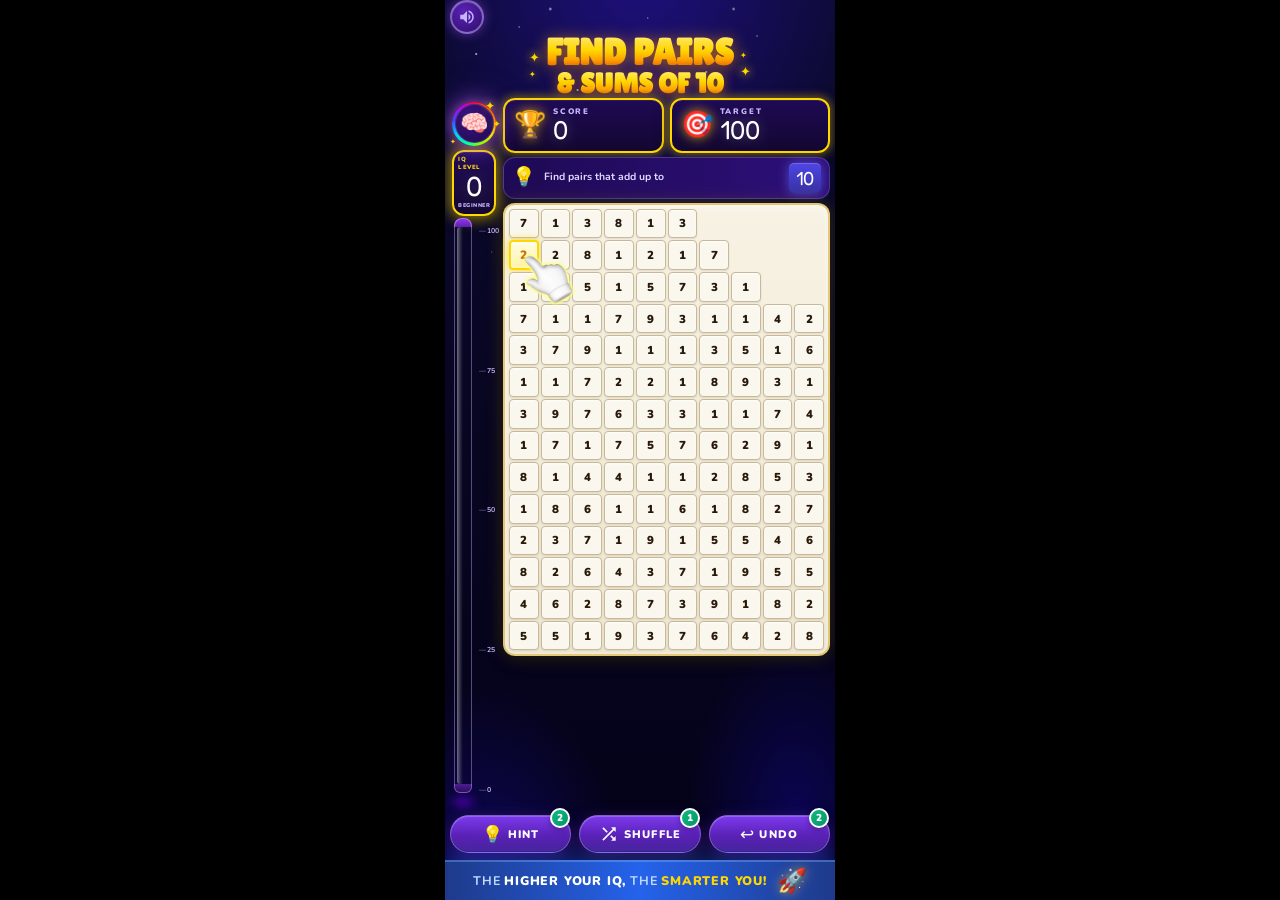
<file: index.html>
<!DOCTYPE html>
<html>
<head>
  <meta http-equiv="refresh" content="0; url=src/index.html" />
  <title>Redirecting...</title>
  <script>
    window.location.href = "src/index.html";
  </script>
</head>
<body>
  <p>Redirecting to <a href="src/index.html">src/index.html</a>...</p>
</body>
</html>
</file>
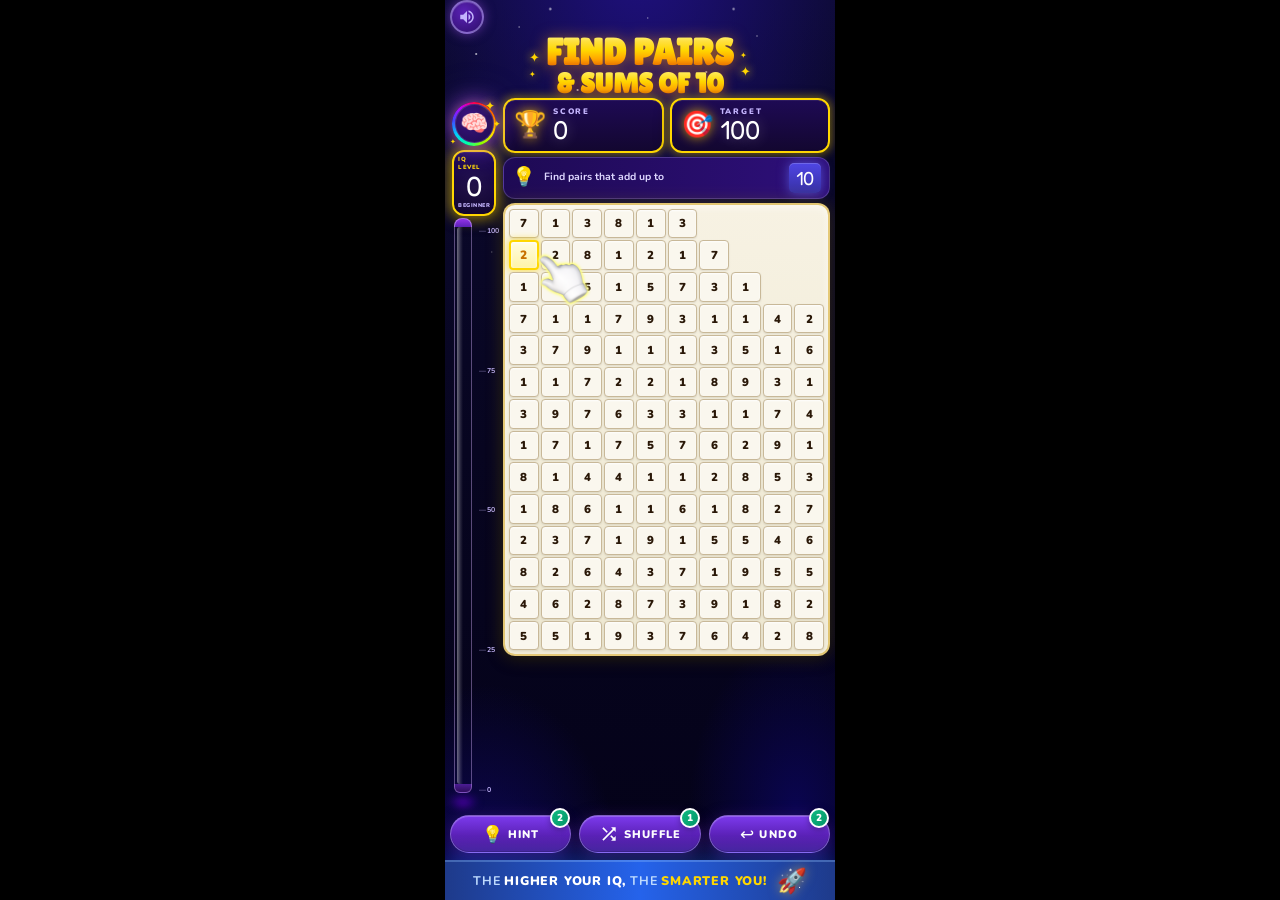
<file: src/index.html>
<!DOCTYPE html>
<html lang="en">
<head>
  <meta charset="UTF-8" />
  <meta name="viewport" content="width=device-width, initial-scale=1.0, user-scalable=no" />
  <meta name="description" content="Find Pairs & Sums of 10 — Train your brain with Vertical IQ Pillar." />
  <title>Find Pairs &amp; Sums of 10 — Vertical IQ Pillar</title>
  <link rel="preconnect" href="https://fonts.googleapis.com" />
  <link rel="preconnect" href="https://fonts.gstatic.com" crossorigin />
  <link href="https://fonts.googleapis.com/css2?family=Lilita+One&family=Fredoka+One&family=Nunito:wght@700;800;900&display=swap" rel="stylesheet" />
  <link rel="stylesheet" href="styles.css" />
</head>
<body>

  <div class="game-wrapper">

    <!-- ════════════════════════════════════════
         HEADER
    ════════════════════════════════════════ -->
    <header class="header">

      <!-- Top Bar: Option label + Sound button -->
      <div class="top-bar">
        <div class="option-label">
          <span class="option-num">OPTION 1</span>
          <span class="option-name">VERTICAL IQ PILLAR</span>
        </div>
        <button class="sound-btn" aria-label="Toggle sound">
          <svg viewBox="0 0 24 24" fill="currentColor" width="18" height="18" aria-hidden="true">
            <path d="M3 9v6h4l5 5V4L7 9H3zm13.5 3c0-1.77-1.02-3.29-2.5-4.03v8.05c1.48-.73 2.5-2.25 2.5-4.02zM14 3.23v2.06c2.89.86 5 3.54 5 6.71s-2.11 5.85-5 6.71v2.06c4.01-.91 7-4.49 7-8.77s-2.99-7.86-7-8.77z"/>
          </svg>
        </button>
      </div>

      <!-- Main Title with star decorations -->
      <div class="title-area">
        <div class="title-stars title-stars--left">
          <span class="star star--lg" aria-hidden="true">✦</span>
          <span class="star star--sm" aria-hidden="true">✦</span>
        </div>
        <h1 class="main-title">
          <span class="title-line1">FIND PAIRS</span>
          <span class="title-line2">&amp; SUMS OF 10</span>
        </h1>
        <div class="title-stars title-stars--right">
          <span class="star star--sm" aria-hidden="true">✦</span>
          <span class="star star--lg" aria-hidden="true">✦</span>
        </div>
      </div>

      <!-- Mission Target Banner -->
      <div class="mission-banner" role="status" aria-label="Mission target: 100">
        <span class="mission-text">MISSION TARGET: 100</span>
      </div>

    </header>

    <!-- ════════════════════════════════════════
         MAIN CONTENT (Left Panel + Right Panel)
    ════════════════════════════════════════ -->
    <main class="main-content">

      <!-- ──────────────────────────────
           LEFT PANEL
           Brain Icon → IQ Card → Rainbow Progress Tube + Scale
      ────────────────────────────── -->
      <aside class="left-panel" aria-label="Player IQ stats">

        <!-- Brain Icon -->
        <figure class="brain-wrap" role="img" aria-label="Brain icon">
          <div class="brain-ring">
            <div class="brain-inner">
              <span class="brain-emoji" aria-hidden="true">🧠</span>
            </div>
          </div>
          <span class="sparkle sp-a" aria-hidden="true">✦</span>
          <span class="sparkle sp-b" aria-hidden="true">✦</span>
          <span class="sparkle sp-c" aria-hidden="true">✦</span>
        </figure>

        <!-- IQ Card -->
        <div class="iq-card">
          <span class="iq-label">IQ LEVEL</span>
          <span class="iq-number">61</span>
          <span class="iq-tier">THINKER</span>
        </div>

        <!-- Vertical IQ Pillar (Rainbow Progress Tube) + Scale Labels -->
        <div class="pillar-section">

          <!-- Rainbow Progress Tube -->
          <div class="tube-wrap">
            <div class="tube-cap-top"></div>
            <div class="tube-body">
              <div class="tube-rainbow-fill"></div>
              <div class="tube-glare"></div>
            </div>
            <div class="tube-cap-bottom"></div>
            <div class="tube-glow-base"></div>
          </div>

          <!-- Scale Labels -->
          <ol class="scale-labels" aria-label="IQ scale" reversed>
            <li class="scale-mark" data-value="100"><span class="tick">—</span>100</li>
            <li class="scale-mark" data-value="75"><span class="tick">—</span>75</li>
            <li class="scale-mark" data-value="50"><span class="tick">—</span>50</li>
            <li class="scale-mark" data-value="25"><span class="tick">—</span>25</li>
            <li class="scale-mark" data-value="0"><span class="tick">—</span>0</li>
          </ol>

        </div>
      </aside>

      <!-- ──────────────────────────────
           RIGHT PANEL
           Score + Target → Hint Banner → Board
      ────────────────────────────── -->
      <section class="right-panel">

        <!-- Score Card + Target Card -->
        <div class="stats-row">
          <article class="stat-card" id="score-card" aria-label="Score: 30">
            <span class="stat-icon" aria-hidden="true">🏆</span>
            <div class="stat-body">
              <span class="stat-label">SCORE</span>
              <span class="stat-value" id="score-value">30</span>
            </div>
          </article>
          <article class="stat-card" id="target-card" aria-label="Target: 100">
            <span class="stat-icon" aria-hidden="true">🎯</span>
            <div class="stat-body">
              <span class="stat-label">TARGET</span>
              <span class="stat-value" id="target-value">100</span>
            </div>
          </article>
        </div>

        <!-- Hint Banner -->
        <div class="hint-banner" role="note">
          <span class="hint-bulb" aria-hidden="true">💡</span>
          <span class="hint-text">Find pairs that add up to</span>
          <span class="hint-num" aria-label="10">10</span>
        </div>

        <!-- Board Container: 10×10 Placeholder Grid -->
        <div class="board-container" role="grid" aria-label="Number board, 10 by 10">

          <!-- Row 1 — 6 active cells + 4 ghost (staircase top) -->
          <div class="cell highlighted" role="gridcell" aria-label="7, selected">7</div>
          <div class="cell" role="gridcell">1</div>
          <div class="cell" role="gridcell">3</div>
          <div class="cell" role="gridcell">8</div>
          <div class="cell" role="gridcell">1</div>
          <div class="cell" role="gridcell">3</div>
          <div class="cell ghost" role="gridcell" aria-hidden="true"></div>
          <div class="cell ghost" role="gridcell" aria-hidden="true"></div>
          <div class="cell ghost" role="gridcell" aria-hidden="true"></div>
          <div class="cell ghost" role="gridcell" aria-hidden="true"></div>

          <!-- Row 2 — 7 active cells + 3 ghost -->
          <div class="cell" role="gridcell">2</div>
          <div class="cell" role="gridcell">2</div>
          <div class="cell" role="gridcell">8</div>
          <div class="cell" role="gridcell">1</div>
          <div class="cell" role="gridcell">2</div>
          <div class="cell" role="gridcell">1</div>
          <div class="cell" role="gridcell">7</div>
          <div class="cell ghost" role="gridcell" aria-hidden="true"></div>
          <div class="cell ghost" role="gridcell" aria-hidden="true"></div>
          <div class="cell ghost" role="gridcell" aria-hidden="true"></div>

          <!-- Row 3 — 8 active cells + 2 ghost -->
          <div class="cell" role="gridcell">1</div>
          <div class="cell" role="gridcell">3</div>
          <div class="cell" role="gridcell">5</div>
          <div class="cell" role="gridcell">1</div>
          <div class="cell" role="gridcell">5</div>
          <div class="cell" role="gridcell">7</div>
          <div class="cell" role="gridcell">3</div>
          <div class="cell" role="gridcell">1</div>
          <div class="cell ghost" role="gridcell" aria-hidden="true"></div>
          <div class="cell ghost" role="gridcell" aria-hidden="true"></div>

          <!-- Row 4 — full 10 cells -->
          <div class="cell" role="gridcell">7</div>
          <div class="cell" role="gridcell">1</div>
          <div class="cell" role="gridcell">1</div>
          <div class="cell" role="gridcell">7</div>
          <div class="cell" role="gridcell">9</div>
          <div class="cell" role="gridcell">3</div>
          <div class="cell" role="gridcell">1</div>
          <div class="cell" role="gridcell">1</div>
          <div class="cell" role="gridcell">4</div>
          <div class="cell" role="gridcell">2</div>

          <!-- Row 5 -->
          <div class="cell" role="gridcell">3</div>
          <div class="cell" role="gridcell">7</div>
          <div class="cell" role="gridcell">9</div>
          <div class="cell" role="gridcell">1</div>
          <div class="cell" role="gridcell">1</div>
          <div class="cell" role="gridcell">1</div>
          <div class="cell" role="gridcell">3</div>
          <div class="cell" role="gridcell">5</div>
          <div class="cell" role="gridcell">1</div>
          <div class="cell" role="gridcell">6</div>

          <!-- Row 6 -->
          <div class="cell" role="gridcell">1</div>
          <div class="cell" role="gridcell">1</div>
          <div class="cell" role="gridcell">7</div>
          <div class="cell" role="gridcell">2</div>
          <div class="cell" role="gridcell">2</div>
          <div class="cell" role="gridcell">1</div>
          <div class="cell" role="gridcell">8</div>
          <div class="cell" role="gridcell">9</div>
          <div class="cell" role="gridcell">3</div>
          <div class="cell" role="gridcell">1</div>

          <!-- Row 7 -->
          <div class="cell" role="gridcell">3</div>
          <div class="cell" role="gridcell">9</div>
          <div class="cell" role="gridcell">7</div>
          <div class="cell" role="gridcell">6</div>
          <div class="cell" role="gridcell">3</div>
          <div class="cell" role="gridcell">3</div>
          <div class="cell" role="gridcell">1</div>
          <div class="cell" role="gridcell">1</div>
          <div class="cell" role="gridcell">7</div>
          <div class="cell" role="gridcell">4</div>

          <!-- Row 8 -->
          <div class="cell" role="gridcell">1</div>
          <div class="cell" role="gridcell">7</div>
          <div class="cell" role="gridcell">1</div>
          <div class="cell" role="gridcell">7</div>
          <div class="cell" role="gridcell">5</div>
          <div class="cell" role="gridcell">7</div>
          <div class="cell" role="gridcell">6</div>
          <div class="cell" role="gridcell">2</div>
          <div class="cell" role="gridcell">9</div>
          <div class="cell" role="gridcell">1</div>

          <!-- Row 9 -->
          <div class="cell" role="gridcell">8</div>
          <div class="cell" role="gridcell">1</div>
          <div class="cell" role="gridcell">4</div>
          <div class="cell" role="gridcell">4</div>
          <div class="cell" role="gridcell">1</div>
          <div class="cell" role="gridcell">1</div>
          <div class="cell" role="gridcell">2</div>
          <div class="cell" role="gridcell">8</div>
          <div class="cell" role="gridcell">5</div>
          <div class="cell" role="gridcell">3</div>

          <!-- Row 10 -->
          <div class="cell" role="gridcell">1</div>
          <div class="cell" role="gridcell">8</div>
          <div class="cell" role="gridcell">6</div>
          <div class="cell" role="gridcell">1</div>
          <div class="cell" role="gridcell">1</div>
          <div class="cell" role="gridcell">6</div>
          <div class="cell" role="gridcell">1</div>
          <div class="cell" role="gridcell">8</div>
          <div class="cell" role="gridcell">2</div>
          <div class="cell" role="gridcell">7</div>

          <!-- Row 11 -->
          <div class="cell" role="gridcell">2</div>
          <div class="cell" role="gridcell">3</div>
          <div class="cell" role="gridcell">7</div>
          <div class="cell" role="gridcell">1</div>
          <div class="cell" role="gridcell">9</div>
          <div class="cell" role="gridcell">1</div>
          <div class="cell" role="gridcell">5</div>
          <div class="cell" role="gridcell">5</div>
          <div class="cell" role="gridcell">4</div>
          <div class="cell" role="gridcell">6</div>

          <!-- Row 12 -->
          <div class="cell" role="gridcell">8</div>
          <div class="cell" role="gridcell">2</div>
          <div class="cell" role="gridcell">6</div>
          <div class="cell" role="gridcell">4</div>
          <div class="cell" role="gridcell">3</div>
          <div class="cell" role="gridcell">7</div>
          <div class="cell" role="gridcell">1</div>
          <div class="cell" role="gridcell">9</div>
          <div class="cell" role="gridcell">5</div>
          <div class="cell" role="gridcell">5</div>

          <!-- Row 13 -->
          <div class="cell" role="gridcell">4</div>
          <div class="cell" role="gridcell">6</div>
          <div class="cell" role="gridcell">2</div>
          <div class="cell" role="gridcell">8</div>
          <div class="cell" role="gridcell">7</div>
          <div class="cell" role="gridcell">3</div>
          <div class="cell" role="gridcell">9</div>
          <div class="cell" role="gridcell">1</div>
          <div class="cell" role="gridcell">8</div>
          <div class="cell" role="gridcell">2</div>

          <!-- Row 14 -->
          <div class="cell" role="gridcell">5</div>
          <div class="cell" role="gridcell">5</div>
          <div class="cell" role="gridcell">1</div>
          <div class="cell" role="gridcell">9</div>
          <div class="cell" role="gridcell">3</div>
          <div class="cell" role="gridcell">7</div>
          <div class="cell" role="gridcell">6</div>
          <div class="cell" role="gridcell">4</div>
          <div class="cell" role="gridcell">2</div>
          <div class="cell" role="gridcell">8</div>

        </div>
      </section>

    </main>

    <!-- ════════════════════════════════════════
         BOTTOM BUTTONS
    ════════════════════════════════════════ -->
    <nav class="bottom-buttons" aria-label="Game actions">
      <button class="action-btn" id="hint-btn" aria-label="Hint, 2 remaining">
        <span class="btn-badge" aria-hidden="true">2</span>
        <span class="btn-icon" aria-hidden="true">💡</span>
        <span class="btn-label">HINT</span>
      </button>
      <button class="action-btn" id="shuffle-btn" aria-label="Shuffle, 1 remaining">
        <span class="btn-badge" aria-hidden="true">1</span>
        <span class="btn-icon shuffle-icon" aria-hidden="true">
          <svg viewBox="0 0 24 24" fill="currentColor" width="20" height="20">
            <path d="M10.59 9.17L5.41 4 4 5.41l5.17 5.17 1.42-1.41zM14.5 4l2.04 2.04L4 18.59 5.41 20 17.96 7.46 20 9.5V4h-5.5zm.33 9.41l-1.41 1.41 3.13 3.13L14.5 20H20v-5.5l-2.04 2.04-3.13-3.13z"/>
          </svg>
        </span>
        <span class="btn-label">SHUFFLE</span>
      </button>
      <button class="action-btn" id="undo-btn" aria-label="Undo, 2 remaining">
        <span class="btn-badge" aria-hidden="true">2</span>
        <span class="btn-icon" aria-hidden="true">↩</span>
        <span class="btn-label">UNDO</span>
      </button>
    </nav>

    <!-- ════════════════════════════════════════
         FOOTER CTA
    ════════════════════════════════════════ -->
    <footer class="footer-cta">
      <p class="footer-text">
        THE <strong class="footer-strong">HIGHER YOUR IQ,</strong>
        THE <strong class="footer-gold">SMARTER YOU!</strong>
      </p>
      <span class="footer-rocket" role="img" aria-label="Rocket">🚀</span>
    </footer>

  </div>

  <script src="script.js?v=1"></script>
</body>
</html>
</file>
<file: src/styles.css>
/* ============================================================
   GOOGLE FONTS IMPORT
   Lilita One  — main display title
   Fredoka One — large numbers & card values
   Nunito      — UI labels, hints, buttons (700/800/900)
   ============================================================ */
@import url('https://fonts.googleapis.com/css2?family=Lilita+One&family=Fredoka+One&family=Nunito:wght@700;800;900&display=swap');


/* ============================================================
   CSS CUSTOM PROPERTIES — DESIGN TOKENS
   ============================================================ */
:root {
  /* ── Layout ── */
  --game-w: 390px;
  --left-panel-w: 48px;
  /* Slim panel → right panel = 390-10-5-48 = 327px → board 327×327px */
  --h-pad: 5px;
  --panel-gap: 5px;

  /* ── Background palette ── */
  --bg-deepest: #04021a;
  --bg-deep: #08052b;
  --bg-mid: #0d0a35;
  --bg-hero: #160d58;

  /* ── Purple scale ── */
  --p-900: #140440;
  --p-800: #1e0854;
  --p-700: #2e0f7a;
  --p-600: #4c1d95;
  --p-500: #6d28d9;
  --p-400: #7c3aed;
  --p-300: #a855f7;
  --p-200: #c4b5fd;
  --p-100: #ede9fe;

  /* ── Gold scale ── */
  --gold-hi: #fff5a0;
  --gold-mid: #ffd700;
  --gold-warm: #ffa500;
  --gold-low: #e07000;
  --gold-dark: #c87000;

  /* ── Semantic UI ── */
  --cream-board: #f5f0e2;
  --cream-cell: #faf7ee;
  --cell-border: #c8b898;
  --cell-text: #2a1808;
  --blue-deep: #1e3a8a;
  --blue-mid: #2563eb;
  --blue-bright: #3b82f6;
  --green-badge: #10b981;
  --green-dark: #059669;
  --indigo-mid: #4338ca;
  --indigo-dark: #3730a3;

  /* ── Typography ── */
  --ff-title: 'Lilita One', cursive;
  --ff-display: 'Fredoka One', cursive;
  --ff-body: 'Nunito', sans-serif;

  /* ── Radii ── */
  --r-pill: 999px;
  --r-lg: 16px;
  --r-md: 12px;
  --r-sm: 8px;
  --r-xs: 5px;

  /* ── Glows & Shadows ── */
  --glow-gold: 0 0 14px 3px rgba(255, 215, 0, 0.55);
  --glow-gold-sm: 0 0 8px 2px rgba(255, 215, 0, 0.40);
  --glow-purple: 0 0 16px 4px rgba(109, 40, 217, 0.50);
  --glow-blue: 0 0 12px 3px rgba(37, 99, 235, 0.50);
  --shadow-deep: 0 6px 24px rgba(0, 0, 0, 0.55);
  --shadow-card: 0 4px 16px rgba(0, 0, 0, 0.45);
}


/* ============================================================
   RESET & BASE
   ============================================================ */
*,
*::before,
*::after {
  box-sizing: border-box;
  margin: 0;
  padding: 0;
}

html,
body {
  height: 100%;
  font-family: var(--ff-body);
  -webkit-font-smoothing: antialiased;
}

body {
  display: flex;
  justify-content: center;
  align-items: flex-start;
  background: #000;
  overflow-x: hidden;
}

button {
  cursor: pointer;
  border: none;
  outline: none;
  background: none;
  -webkit-tap-highlight-color: transparent;
}

ol,
ul {
  list-style: none;
}

figure {
  display: block;
}


/* ============================================================
   GAME WRAPPER
   ============================================================ */
.game-wrapper {
  position: relative;
  width: var(--game-w);
  min-height: 100dvh;
  display: flex;
  flex-direction: column;
  overflow: hidden;

  /* Deep space background */
  background:
    /* Top-center nebula glow */
    radial-gradient(ellipse 90% 55% at 50% -5%, #1f1080 0%, transparent 65%),
    /* Bottom-left secondary glow */
    radial-gradient(ellipse 60% 40% at 10% 100%, #0e0860 0%, transparent 60%),
    /* Bottom-right accent */
    radial-gradient(ellipse 50% 35% at 90% 90%, #0a0550 0%, transparent 55%),
    /* Base gradient */
    linear-gradient(180deg, #0c0a30 0%, #070520 50%, #040218 100%);
}

/* ── Starfield Overlay ── */
.game-wrapper::before {
  content: '';
  position: absolute;
  inset: 0;
  pointer-events: none;
  z-index: 0;
  background-image:
    /* Bright stars */
    radial-gradient(circle 1.5px at 8% 6%, rgba(255, 255, 255, 0.95) 0%, transparent 1.5px),
    radial-gradient(circle 1px at 19% 3%, rgba(255, 255, 255, 0.80) 0%, transparent 1px),
    radial-gradient(circle 1.5px at 34% 10%, rgba(255, 255, 255, 0.90) 0%, transparent 1.5px),
    radial-gradient(circle 1px at 52% 2%, rgba(255, 255, 255, 0.70) 0%, transparent 1px),
    radial-gradient(circle 1.5px at 67% 8%, rgba(255, 255, 255, 0.85) 0%, transparent 1.5px),
    radial-gradient(circle 1px at 80% 4%, rgba(255, 255, 255, 0.75) 0%, transparent 1px),
    radial-gradient(circle 1px at 93% 11%, rgba(255, 255, 255, 0.65) 0%, transparent 1px),
    /* Dim stars */
    radial-gradient(circle 1px at 12% 28%, rgba(255, 255, 255, 0.40) 0%, transparent 1px),
    radial-gradient(circle 1px at 72% 22%, rgba(255, 255, 255, 0.35) 0%, transparent 1px),
    radial-gradient(circle 1px at 88% 35%, rgba(255, 255, 255, 0.30) 0%, transparent 1px),
    radial-gradient(circle 1px at 45% 18%, rgba(255, 255, 255, 0.45) 0%, transparent 1px),
    /* Bright sparkle dots */
    radial-gradient(circle 2px at 27% 1%, rgba(255, 255, 255, 0.70) 0%, transparent 2px),
    radial-gradient(circle 2px at 74% 1%, rgba(255, 255, 255, 0.60) 0%, transparent 2px);
}

/* Ensure all direct children stack above the pseudo-element */
.game-wrapper>* {
  position: relative;
  z-index: 1;
}


/* ============================================================
   HEADER
   ============================================================ */
.header {
  display: flex;
  flex-direction: column;
  align-items: center;
  padding: 0px var(--h-pad) 0px;
  /* Set top padding to 0 to tighten header */
  gap: 0px;
  /* Set gap to 0 to sit title closer to top-bar */
  flex-shrink: 0;
}

/* ── Top Bar ── */
.top-bar {
  width: 100%;
  display: flex;
  justify-content: space-between;
  align-items: flex-start;
}

.option-label {
  display: none;
  /* Hidden to remove the label text from the page */
}

.option-num,
.option-name {
  font-family: var(--ff-body);
  font-size: 8.5px;
  font-weight: 800;
  color: var(--gold-mid);
  letter-spacing: 0.8px;
  text-transform: uppercase;
  line-height: 1.3;
}

/* ── Sound Button ── */
.sound-btn {
  width: 34px;
  height: 34px;
  border-radius: 50%;
  background: radial-gradient(circle at 40% 33%, #5b21b6, #2d0f6a);
  border: 2px solid rgba(196, 181, 253, 0.50);
  color: var(--p-200);
  display: flex;
  align-items: center;
  justify-content: center;
  box-shadow:
    0 0 12px rgba(168, 85, 247, 0.50),
    inset 0 1px 0 rgba(255, 255, 255, 0.14);
  flex-shrink: 0;
  transition: transform 0.12s ease, box-shadow 0.12s ease;
}

.sound-btn:active {
  transform: scale(0.90);
  box-shadow: 0 0 6px rgba(168, 85, 247, 0.30);
}

/* ── Title Area ── */
.title-area {
  display: flex;
  align-items: center;
  gap: 6px;
  margin-top: 0px;
  /* Removed margin-top to raise title closer to option label */
}

.title-stars {
  display: flex;
  flex-direction: column;
  gap: 6px;
  align-self: center;
}

.star {
  color: var(--gold-mid);
  line-height: 1;
  text-shadow:
    0 0 8px var(--gold-mid),
    0 0 18px rgba(255, 215, 0, 0.40);
}

.star--lg {
  font-size: 13px;
}

.star--sm {
  font-size: 8px;
}

/* ── Main Title ── */
.main-title {
  display: flex;
  flex-direction: column;
  align-items: center;
  gap: 0;
  font-family: var(--ff-title);
  text-transform: uppercase;
  line-height: 0.98;
  text-align: center;
}

.title-line1 {
  font-size: 37px;
  /* −8%: gameplay becomes the primary focus */
  background: linear-gradient(180deg,
      #fffa80 0%,
      #ffe040 20%,
      var(--gold-mid) 45%,
      var(--gold-warm) 70%,
      #d85000 100%);
  -webkit-background-clip: text;
  background-clip: text;
  -webkit-text-fill-color: transparent;
  filter: drop-shadow(0 2px 8px rgba(255, 150, 0, 0.60));
}

.title-line2 {
  font-size: 28px;
  /* −7% proportional */
  background: linear-gradient(180deg,
      #fff070 0%,
      var(--gold-mid) 40%,
      var(--gold-warm) 70%,
      #cc4400 100%);
  -webkit-background-clip: text;
  background-clip: text;
  -webkit-text-fill-color: transparent;
  filter: drop-shadow(0 2px 6px rgba(255, 130, 0, 0.55));
}

/* ── Mission Banner ── */
.mission-banner {
  display: none;
  /* Completely remove the Mission Target banner */
}

.mission-text {
  font-family: var(--ff-body);
  font-size: 12px;
  font-weight: 900;
  color: #e8ecff;
  letter-spacing: 2px;
  text-transform: uppercase;
}


/* ============================================================
   MAIN CONTENT — Two-column flex layout
   ============================================================ */
.main-content {
  display: flex;
  flex: 1;
  gap: var(--panel-gap);
  padding: 0px var(--h-pad) 2px;
  /* Set top padding to 0 to pull main-content up */
  align-items: stretch;
  min-height: 0;
}


/* ============================================================
   LEFT PANEL
   Brain Icon → IQ Card → Vertical IQ Pillar + Scale
   ============================================================ */
.left-panel {
  width: var(--left-panel-w);
  flex-shrink: 0;
  display: flex;
  flex-direction: column;
  align-items: center;
  gap: 2px;
  /*
   * Alignment derivation (not a magic number):
   * stats-row center from right-panel top = stat-pad(7) + content-half(18.5) ≈ 25.5px
   * brain center = padding_top + wrap-pad(2) + ring-half(22) = padding_top + 24
   * → padding_top = 25.5 − 24 = 1.5 ≈ 2px
   */
  padding-top: 2px;
}

/* ── Brain Icon ── */
.brain-wrap {
  position: relative;
  display: inline-flex;
  align-items: center;
  justify-content: center;
  padding: 2px;
  /* 2px × 2 sides + ring 44px = 48px = left-panel-w */
  margin: 0;
  border: none;
  background: none;
}

.brain-ring {
  width: 44px;
  /* 44 × 72/72 ← fitted to 48px panel: 44 + 2×2 pad = 48 */
  height: 44px;
  border-radius: 50%;
  /* Rainbow conic gradient border — colors unchanged */
  background: conic-gradient(from 0deg,
      #ff0055 0deg,
      #ff4400 40deg,
      #ff8800 80deg,
      #ffdd00 120deg,
      #88ff00 160deg,
      #00ffaa 200deg,
      #00ccff 240deg,
      #4444ff 280deg,
      #bb00ff 320deg,
      #ff0055 360deg);
  padding: 2.5px;
  box-shadow:
    0 0 22px rgba(200, 80, 255, 0.70),
    0 0 44px rgba(100, 100, 255, 0.30),
    0 0 8px rgba(255, 200, 0, 0.25);
}

.brain-inner {
  width: 100%;
  height: 100%;
  border-radius: 50%;
  background: radial-gradient(circle at 38% 32%, #3a1480, #1e0a50);
  display: flex;
  align-items: center;
  justify-content: center;
  border: 1.5px solid rgba(220, 180, 255, 0.18);
}

.brain-emoji {
  font-size: 23px;
  /* 38 × 44/72 ≈ 23px — proportional to ring reduction */
  line-height: 1;
  filter: brightness(1.25) saturate(1.35);
}

/* Sparkle decorations around the brain ring */
.sparkle {
  position: absolute;
  color: var(--gold-mid);
  text-shadow: 0 0 8px var(--gold-mid), 0 0 20px rgba(255, 215, 0, 0.40);
  line-height: 1;
  pointer-events: none;
  user-select: none;
}

.sp-a {
  top: 0px;
  right: 3px;
  font-size: 12px;
}

.sp-b {
  bottom: 3px;
  left: 0px;
  font-size: 7px;
}

.sp-c {
  top: 50%;
  right: -3px;
  transform: translateY(-50%);
  font-size: 9px;
}

/* ── IQ Card ── */
.iq-card {
  width: 44px;
  /* matches ring width; fits in 48px panel */
  background: linear-gradient(180deg, #1e0a54 0%, #130730 100%);
  border: 2.5px solid var(--gold-mid);
  border-radius: var(--r-md);
  padding: 3px 4px 5px;
  /* compact for narrow card */
  display: flex;
  flex-direction: column;
  align-items: center;
  gap: 1px;
  box-shadow:
    var(--glow-gold),
    var(--shadow-card),
    inset 0 1px 0 rgba(255, 255, 255, 0.07);
}

.iq-label {
  font-family: var(--ff-body);
  font-size: 6px;
  /* 8 × 44/72 ≈ 5 → 6px minimum readable */
  font-weight: 900;
  color: var(--gold-mid);
  letter-spacing: 0.5px;
  text-transform: uppercase;
}

.iq-number {
  font-family: var(--ff-display);
  font-size: 28px;
  /* 44 × 44/72 ≈ 27 → 28px */
  color: #ffffff;
  line-height: 1.0;
  text-shadow: 0 0 24px rgba(255, 255, 255, 0.35);
}

.iq-tier {
  font-family: var(--ff-body);
  font-size: 5.5px;
  /* 7.5 × 44/72 ≈ 4.6 → 5.5px minimum legible */
  font-weight: 900;
  color: var(--p-200);
  letter-spacing: 0.5px;
  text-transform: uppercase;
}

/* ── Vertical IQ Pillar + Scale ── */
.pillar-section {
  display: flex;
  flex-direction: row;
  align-items: stretch;
  gap: 2px;
  /* tighter in 48px panel */
  flex: 1;
  min-height: 0;
  width: 100%;
  justify-content: center;
}

/* Tube container (cap-top + body + cap-bottom + base glow) */
.tube-wrap {
  display: flex;
  flex-direction: column;
  align-items: center;
  flex-shrink: 0;
  height: 100%;
  /* Stretch the tube container to the full height of pillar-section */
}

/* ── Tube Cap (top rounded pill end) ── */
.tube-cap-top {
  width: 18px;
  /* 28 × 18/28 — thinner pillar for 48px panel */
  height: 9px;
  background: linear-gradient(180deg, #9333ea, #5b21b6);
  border-radius: 8px 8px 0 0;
  border: 1.5px solid rgba(216, 180, 254, 0.55);
  border-bottom: none;
}

/* ── Tube Body ── */
.tube-body {
  width: 18px;
  /* matches cap-top */
  flex: 1;
  /* min-height removed — tube flexes naturally with layout */
  position: relative;
  overflow: hidden;
  border-left: 1.5px solid rgba(216, 180, 254, 0.40);
  border-right: 1.5px solid rgba(216, 180, 254, 0.40);
}

/* Rainbow fill — red at bottom, violet at top */
.tube-rainbow-fill {
  position: absolute;
  inset: 0;
  background: linear-gradient(to top,
      #cc0000 0%,
      #ee2200 4%,
      #ff4400 8%,
      #ff6600 13%,
      #ff8800 18%,
      #ffaa00 24%,
      #ffcc00 30%,
      #ffe000 36%,
      #ccff00 43%,
      #66ee33 50%,
      #00dd88 57%,
      #00ccee 63%,
      #0099ff 70%,
      #2255ff 77%,
      #4400cc 84%,
      #7700ee 91%,
      #aa00ff 100%);
}

/* Cylindrical glare highlight (left side) */
.tube-glare {
  position: absolute;
  top: 0;
  left: 2px;
  width: 6px;
  bottom: 0;
  background: linear-gradient(to right,
      rgba(255, 255, 255, 0.40) 0%,
      rgba(255, 255, 255, 0.12) 60%,
      transparent 100%);
  border-radius: 3px 0 0 3px;
  pointer-events: none;
}

/* ── Tube Cap (bottom rounded end) ── */
.tube-cap-bottom {
  width: 18px;
  /* matches cap-top and tube-body */
  height: 9px;
  background: linear-gradient(180deg, #4c1d95, #2e0f5a);
  border-radius: 0 0 6px 6px;
  border: 1.5px solid rgba(216, 180, 254, 0.40);
  border-top: none;
}

/* ── Glow Base Platform ── */
.tube-glow-base {
  width: 28px;
  /* 48 × 18/28 ≈ 31 → 28px proportional */
  height: 10px;
  margin-top: 3px;
  background: radial-gradient(ellipse at 50% 100%,
      rgba(148, 0, 255, 0.90) 0%,
      rgba(80, 0, 200, 0.45) 55%,
      transparent 100%);
  filter: blur(4px);
  border-radius: 50%;
  flex-shrink: 0;
}

/* ── Scale Labels ── */
.scale-labels {
  display: flex;
  flex-direction: column;
  justify-content: space-between;
  /* Top padding aligns "100" with top of tube body;
     Bottom padding aligns "0" with bottom of tube body */
  padding-top: 9px;
  padding-bottom: 13px;
  /* cap-bottom(9) + glow-base-center(5) ≈ 13px aligns “0” label */
  flex: 1;
  min-height: 0;
}

.scale-mark {
  font-family: var(--ff-body);
  font-size: 7px;
  /* readable in 48px panel */
  font-weight: 700;
  color: var(--p-200);
  white-space: nowrap;
  line-height: 1;
  letter-spacing: 0.2px;
}

.tick {
  display: inline-block;
  margin-right: 1px;
  color: rgba(196, 181, 253, 0.60);
}


/* ============================================================
   RIGHT PANEL
   Stats Row → Hint Banner → Board Container
   ============================================================ */
.right-panel {
  flex: 1;
  min-width: 0;
  display: flex;
  flex-direction: column;
  gap: 4px;
  /* Reduced vertical gap from 6px to 4px to pull hint banner upward */
}

/* ── Score Card + Target Card ── */
.stats-row {
  display: flex;
  gap: 6px;
  flex-shrink: 0;
}

.stat-card {
  flex: 1;
  background: linear-gradient(180deg, #1e0a54 0%, #130730 100%);
  border: 2.5px solid var(--gold-mid);
  border-radius: var(--r-md);
  padding: 7px 9px;
  display: flex;
  align-items: center;
  gap: 7px;
  box-shadow:
    var(--glow-gold-sm),
    var(--shadow-card),
    inset 0 1px 0 rgba(255, 255, 255, 0.07);
}

.stat-icon {
  font-size: 26px;
  line-height: 1;
  flex-shrink: 0;
  filter: drop-shadow(0 0 6px rgba(255, 200, 0, 0.75));
}

.stat-body {
  display: flex;
  flex-direction: column;
  gap: 0;
}

.stat-label {
  font-family: var(--ff-body);
  font-size: 8px;
  font-weight: 900;
  color: var(--p-200);
  letter-spacing: 1.8px;
  text-transform: uppercase;
  line-height: 1.2;
}

.stat-value {
  font-family: var(--ff-display);
  font-size: 26px;
  color: #ffffff;
  line-height: 1.05;
  text-shadow: 0 0 14px rgba(255, 255, 255, 0.30);
}

/* ── Hint Banner ── */
.hint-banner {
  display: flex;
  align-items: center;
  gap: 8px;
  flex-shrink: 0;
  padding: 5px 8px;
  background: linear-gradient(90deg, #1e0a54 0%, #2e0f7a 100%);
  border: 1.5px solid rgba(196, 181, 253, 0.25);
  border-radius: var(--r-md);
}

.hint-bulb {
  font-size: 19px;
  line-height: 1;
  flex-shrink: 0;
}

.hint-text {
  font-family: var(--ff-body);
  font-size: 10.5px;
  font-weight: 700;
  color: #ddd6fe;
  flex: 1;
  line-height: 1.2;
}

.hint-num {
  min-width: 32px;
  height: 30px;
  padding: 0 6px;
  background: linear-gradient(180deg, #4f46e5 0%, #3730a3 100%);
  border-radius: var(--r-xs);
  display: flex;
  align-items: center;
  justify-content: center;
  font-family: var(--ff-display);
  font-size: 19px;
  color: #ffffff;
  flex-shrink: 0;
  box-shadow:
    0 0 12px rgba(99, 102, 241, 0.70),
    inset 0 1px 0 rgba(255, 255, 255, 0.18);
}

/* ── Board Container — Architecture C: cells own aspect-ratio ── */
.board-container {
  /*
   * flex: 0 0 auto — board does NOT grow to fill panel height.
   * width: 100%    — board fills right-panel width (327px at 48px left panel).
   * grid-template-rows: repeat(14, auto) — row height driven by cell content.
   * Cell aspect-ratio: 1/1 — each cell is a PERFECT SQUARE.
   * Result: 10×14 grid of perfect squares. 14 rows fills most of available height.
   * No fixed heights. No min-height. Responsive on every device.
   */
  flex: 0 0 auto;
  width: 100%;
  background: linear-gradient(180deg, #f7f2e3 0%, #ede7d0 100%);
  border: 2.5px solid rgba(218, 175, 50, 0.60);
  border-radius: var(--r-md);
  padding: 4px;

  /* 10×14 CSS Grid — 10 columns divide width, 14 rows sized by cell content */
  display: grid;
  grid-template-columns: repeat(10, 1fr);
  grid-template-rows: repeat(14, auto);
  /* auto → row height = cell width (via aspect-ratio:1/1) */
  gap: 2px;

  box-shadow:
    0 0 20px rgba(255, 215, 0, 0.18),
    inset 0 2px 8px rgba(255, 255, 255, 0.55),
    var(--shadow-card);
}

/* ── Grid Cell ── */
.cell {
  aspect-ratio: 1 / 1;
  /* Architecture C: cell owns its square shape */
  background: var(--cream-cell);
  border: 1px solid var(--cell-border);
  border-radius: 4px;
  display: flex;
  align-items: center;
  justify-content: center;
  font-family: var(--ff-body);
  font-size: 11.5px;
  font-weight: 900;
  color: var(--cell-text);
  /* Inner top highlight for depth */
  box-shadow:
    inset 0 1px 2px rgba(255, 255, 255, 0.85),
    0 1px 2px rgba(0, 0, 0, 0.09);
  user-select: none;
  cursor: default;
}

/* Highlighted cell (first cell, gold border) */
.cell.highlighted {
  background: linear-gradient(180deg, #fffce0 0%, #fff4a8 100%);
  border: 2px solid var(--gold-mid);
  color: var(--gold-dark);
  font-size: 12px;
  box-shadow:
    0 0 8px rgba(255, 215, 0, 0.75),
    inset 0 1px 3px rgba(255, 255, 255, 0.95);
}

/* Ghost / empty cell (staircase top-right) */
.cell.ghost {
  background: transparent;
  border-color: transparent;
  box-shadow: none;
  pointer-events: none;
}


/* ============================================================
   BOTTOM BUTTONS
   ============================================================ */
.bottom-buttons {
  display: flex;
  gap: 8px;
  padding: 7px var(--h-pad);
  flex-shrink: 0;
}

.action-btn {
  flex: 1;
  position: relative;
  display: flex;
  align-items: center;
  justify-content: center;
  gap: 5px;
  padding: 8px 6px;
  /* Reduced vertical padding from 10px to 8px for 10% height reduction */
  border-radius: var(--r-pill);
  border: 1.5px solid rgba(196, 181, 253, 0.42);
  background: linear-gradient(180deg, #7c3aed 0%, #5b21b6 55%, #4c1d95 100%);
  box-shadow:
    0 4px 16px rgba(76, 29, 149, 0.58),
    inset 0 1px 0 rgba(255, 255, 255, 0.20),
    inset 0 -1px 0 rgba(0, 0, 0, 0.20);
  transition: transform 0.12s ease, box-shadow 0.12s ease;
}

.action-btn:active {
  transform: scale(0.95) translateY(1px);
  box-shadow: 0 2px 8px rgba(76, 29, 149, 0.40);
}

/* Count badge (top-right corner) */
.btn-badge {
  position: absolute;
  top: -8px;
  right: 0px;
  min-width: 20px;
  height: 20px;
  padding: 0 5px;
  background: linear-gradient(135deg, var(--green-badge), var(--green-dark));
  border: 2px solid #ffffff;
  border-radius: var(--r-pill);
  font-family: var(--ff-body);
  font-size: 10px;
  font-weight: 900;
  color: #ffffff;
  display: flex;
  align-items: center;
  justify-content: center;
  line-height: 1;
  box-shadow: 0 2px 6px rgba(0, 0, 0, 0.30);
}

.btn-icon {
  font-size: 17px;
  line-height: 1;
  display: flex;
  align-items: center;
  justify-content: center;
  color: #ffffff;
}

/* SVG icon inside shuffle button */
.shuffle-icon {
  display: flex;
  align-items: center;
  justify-content: center;
  color: #ffffff;
  font-size: 0;
}

.btn-label {
  font-family: var(--ff-body);
  font-size: 11px;
  font-weight: 900;
  color: #ffffff;
  letter-spacing: 1.2px;
  text-transform: uppercase;
}


/* ============================================================
   FOOTER CTA
   ============================================================ */
.footer-cta {
  display: flex;
  align-items: center;
  justify-content: center;
  gap: 10px;
  padding: 7px 14px;
  /* Reduced vertical padding from 12px to 7px to decrease footer height by 10px */
  background: linear-gradient(90deg, #1e3a8a 0%, #2563eb 50%, #1e3a8a 100%);
  border-top: 2px solid rgba(147, 197, 253, 0.32);
  box-shadow: 0 -5px 22px rgba(37, 99, 235, 0.38);
  flex-shrink: 0;
}

.footer-text {
  font-family: var(--ff-body);
  font-size: 12.5px;
  font-weight: 700;
  color: #bfdbfe;
  text-transform: uppercase;
  letter-spacing: 0.8px;
  text-align: center;
  line-height: 1;
}

.footer-strong {
  color: #ffffff;
  font-weight: 900;
}

.footer-gold {
  color: var(--gold-mid);
  font-weight: 900;
}

.footer-rocket {
  font-size: 24px;
  line-height: 1;
  flex-shrink: 0;
  filter: drop-shadow(0 0 6px rgba(255, 200, 50, 0.50));
}


/* ============================================================
   RESPONSIVE — scales down for narrower viewports
   ============================================================ */
@media (max-width: 400px) {
  :root {
    --game-w: 100vw;
  }

  .title-line1 {
    font-size: 32px;
    /* proportional to base 37px */
  }

  .title-line2 {
    font-size: 24px;
    /* proportional to base 28px */
  }

  .iq-number {
    font-size: 24px;
    /* proportional to base 28px */
  }

  .stat-value {
    font-size: 22px;
  }

  .cell {
    font-size: 11px;
  }

  .btn-label {
    font-size: 10px;
    letter-spacing: 0.8px;
  }
}
</file>
